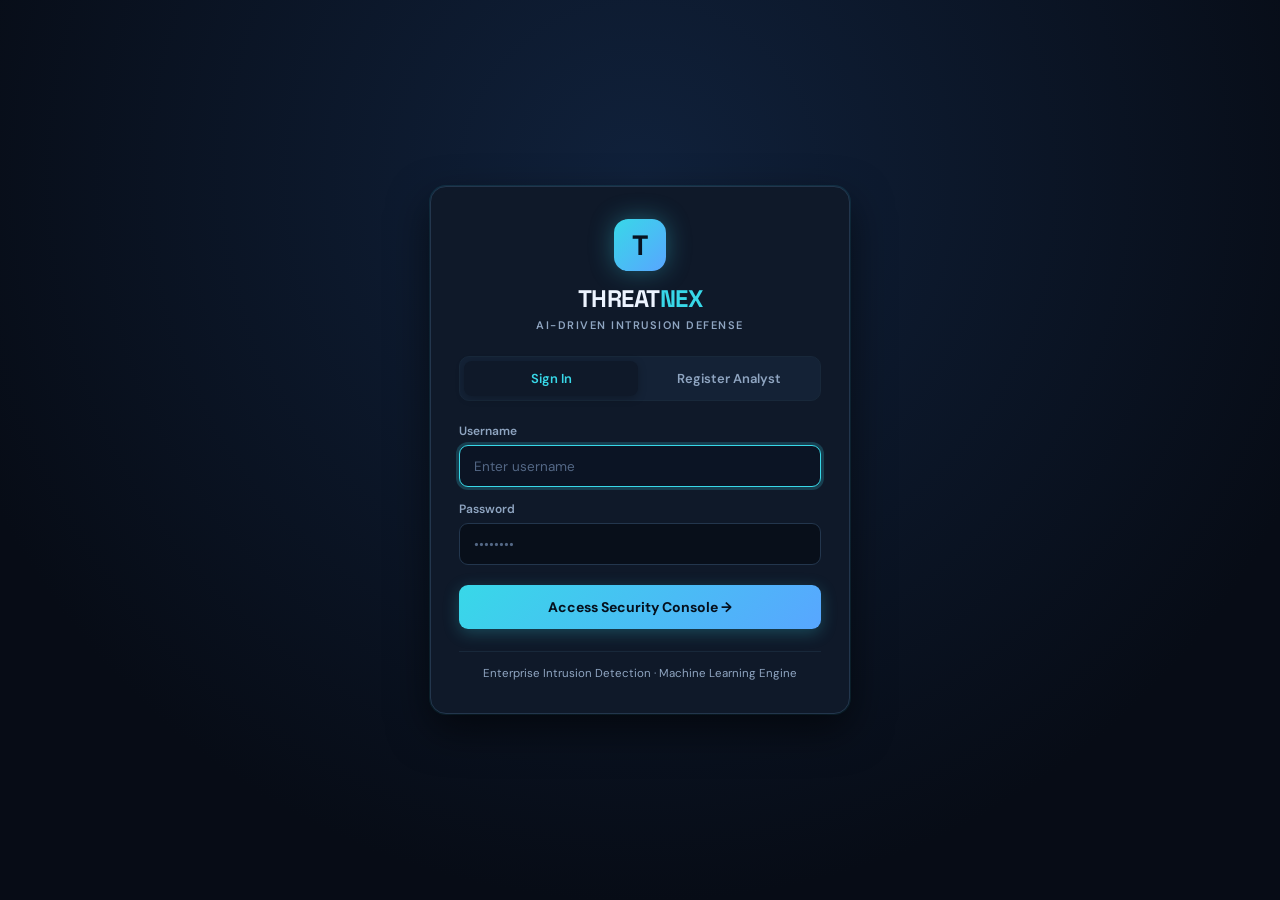
<file: static/login.html>
<!DOCTYPE html>
<html lang="en">
<head>
  <meta charset="UTF-8" />
  <meta name="viewport" content="width=device-width, initial-scale=1.0" />
  <title>THREATNEX Login — Authentication Portal</title>
  <link rel="preconnect" href="https://fonts.googleapis.com">
  <link rel="preconnect" href="https://fonts.gstatic.com" crossorigin>
  <link href="https://fonts.googleapis.com/css2?family=DM+Sans:ital,opsz,wght@0,9..40,100..1000;1,9..40,100..1000&family=Space+Grotesk:wght@500;700&display=swap" rel="stylesheet">
  <style>
    :root {
      --bg: #070c16;
      --surface: #0f1929;
      --surface-2: #142236;
      --border: #23364d;
      --border-soft: #18283a;
      --text: #edf4ff;
      --muted: #8fa5c1;
      --cyan: #38d8e8;
      --blue: #58a6ff;
      --red: #ff667d;
      --green: #39d9a2;
      --font: "DM Sans", -apple-system, BlinkMacSystemFont, "Segoe UI", Roboto, sans-serif;
      --heading: "Space Grotesk", sans-serif;
    }

    * { box-sizing: border-box; margin: 0; padding: 0; }

    body {
      min-height: 100vh;
      display: flex;
      align-items: center;
      justify-content: center;
      background: radial-gradient(circle at 50% 20%, #10213b 0%, var(--bg) 75%);
      color: var(--text);
      font-family: var(--font);
      padding: 20px;
    }

    .auth-container {
      width: 100%;
      max-width: 420px;
      background: var(--surface);
      border: 1px solid var(--border);
      border-radius: 16px;
      padding: 32px 28px;
      box-shadow: 0 16px 40px rgba(0, 0, 0, 0.55), 0 0 0 1px rgba(56, 216, 232, 0.12);
      backdrop-filter: blur(12px);
    }

    .brand-header {
      display: flex;
      flex-direction: column;
      align-items: center;
      text-align: center;
      margin-bottom: 24px;
    }

    .brand-logo {
      width: 52px;
      height: 52px;
      border-radius: 14px;
      background: linear-gradient(135deg, var(--cyan), var(--blue));
      display: flex;
      align-items: center;
      justify-content: center;
      font-family: var(--heading);
      font-size: 28px;
      font-weight: 700;
      color: #071321;
      box-shadow: 0 0 24px rgba(56, 216, 232, 0.35);
      margin-bottom: 12px;
    }

    .brand-title {
      font-family: var(--heading);
      font-size: 24px;
      font-weight: 700;
      letter-spacing: -0.5px;
      color: var(--text);
    }

    .brand-title span { color: var(--cyan); }

    .brand-subtitle {
      font-size: 11px;
      color: var(--muted);
      letter-spacing: 1.5px;
      text-transform: uppercase;
      margin-top: 4px;
      font-weight: 600;
    }

    /* Tabs */
    .auth-tabs {
      display: flex;
      background: var(--surface-2);
      border: 1px solid var(--border-soft);
      border-radius: 10px;
      padding: 4px;
      margin-bottom: 22px;
      gap: 4px;
    }

    .tab-btn {
      flex: 1;
      padding: 9px 12px;
      background: transparent;
      border: none;
      border-radius: 8px;
      color: var(--muted);
      font-family: var(--font);
      font-size: 13px;
      font-weight: 600;
      cursor: pointer;
      transition: all .2s ease;
      text-align: center;
    }

    .tab-btn:hover {
      color: var(--text);
    }

    .tab-btn.active {
      background: var(--surface);
      color: var(--cyan);
      box-shadow: 0 2px 8px rgba(0, 0, 0, 0.25);
    }

    /* Forms */
    .auth-form {
      display: none;
      flex-direction: column;
      gap: 14px;
    }

    .auth-form.active {
      display: flex;
    }

    .form-group {
      display: flex;
      flex-direction: column;
      gap: 6px;
    }

    .form-label {
      font-size: 12px;
      font-weight: 600;
      color: var(--muted);
      display: flex;
      justify-content: space-between;
    }

    .form-input {
      width: 100%;
      height: 42px;
      padding: 10px 14px;
      background: #080f1a;
      border: 1px solid var(--border);
      border-radius: 9px;
      color: var(--text);
      font-family: var(--font);
      font-size: 13.5px;
      transition: all .2s ease;
    }

    .form-input:focus {
      outline: none;
      border-color: var(--cyan);
      box-shadow: 0 0 0 3px rgba(56, 216, 232, 0.2);
      background: #0b1424;
    }

    .form-input::placeholder {
      color: #536785;
    }

    .submit-btn {
      width: 100%;
      height: 44px;
      margin-top: 6px;
      background: linear-gradient(135deg, var(--cyan), var(--blue));
      border: none;
      border-radius: 9px;
      color: #05101d;
      font-family: var(--font);
      font-size: 14px;
      font-weight: 700;
      cursor: pointer;
      box-shadow: 0 4px 16px rgba(56, 216, 232, 0.25);
      transition: transform .15s ease, box-shadow .15s ease, opacity .15s;
    }

    .submit-btn:hover {
      transform: translateY(-1px);
      box-shadow: 0 6px 20px rgba(56, 216, 232, 0.38);
    }

    .submit-btn:active {
      transform: translateY(0);
    }

    .submit-btn:disabled {
      opacity: 0.6;
      cursor: not-allowed;
    }

    /* Feedback Banner */
    .status-msg {
      display: none;
      padding: 10px 14px;
      border-radius: 8px;
      font-size: 12.5px;
      margin-bottom: 14px;
      line-height: 1.4;
    }

    .status-msg.error {
      display: block;
      background: rgba(255, 102, 125, 0.12);
      border: 1px solid rgba(255, 102, 125, 0.4);
      color: var(--red);
    }

    .status-msg.success {
      display: block;
      background: rgba(57, 217, 162, 0.12);
      border: 1px solid rgba(57, 217, 162, 0.4);
      color: var(--green);
    }

    .auth-footer {
      margin-top: 22px;
      padding-top: 14px;
      border-top: 1px solid var(--border-soft);
      text-align: center;
      font-size: 11.5px;
      color: var(--muted);
    }

    .auth-footer a {
      color: var(--cyan);
      text-decoration: none;
      font-weight: 600;
    }

    .auth-footer a:hover {
      text-decoration: underline;
    }
  </style>
</head>
<body>
  <div class="auth-container">
    <div class="brand-header">
      <div class="brand-logo">T</div>
      <h1 class="brand-title">THREAT<span>NEX</span></h1>
      <div class="brand-subtitle">AI-Driven Intrusion Defense</div>
    </div>

    <!-- Tab switcher -->
    <div class="auth-tabs" role="tablist">
      <button type="button" class="tab-btn active" id="tab-login" role="tab" aria-selected="true" onclick="switchTab('login')">Sign In</button>
      <button type="button" class="tab-btn" id="tab-register" role="tab" aria-selected="false" onclick="switchTab('register')">Register Analyst</button>
    </div>

    <!-- Status Message -->
    <div id="statusMsg" class="status-msg" role="alert"></div>

    <!-- 1. SIGN IN FORM -->
    <form class="auth-form active" id="loginForm" onsubmit="handleLogin(event)">
      <div class="form-group">
        <label class="form-label" for="login-username">Username</label>
        <input type="text" id="login-username" class="form-input" placeholder="Enter username" autocomplete="username" required autofocus />
      </div>
      <div class="form-group">
        <label class="form-label" for="login-password">Password</label>
        <input type="password" id="login-password" class="form-input" placeholder="••••••••" autocomplete="current-password" required />
      </div>
      <button type="submit" class="submit-btn" id="loginSubmitBtn">Access Security Console →</button>
    </form>

    <!-- 2. REGISTRATION FORM -->
    <form class="auth-form" id="registerForm" onsubmit="handleRegister(event)">
      <div class="form-group">
        <label class="form-label" for="reg-username">Username <span style="font-size: 10px; color: var(--muted);">(3-30 characters)</span></label>
        <input type="text" id="reg-username" class="form-input" placeholder="e.g. analyst_john" autocomplete="username" required pattern="^[a-zA-Z0-9_\-\.]{3,30}$" title="3-30 alphanumeric characters, dots, underscores or hyphens" />
      </div>
      <div class="form-group">
        <label class="form-label" for="reg-display-name">Display Name <span style="font-size: 10px; color: var(--muted);">(Optional)</span></label>
        <input type="text" id="reg-display-name" class="form-input" placeholder="e.g. John Doe (SOC Analyst)" autocomplete="name" maxlength="50" />
      </div>
      <div class="form-group">
        <label class="form-label" for="reg-password">Password <span style="font-size: 10px; color: var(--muted);">(min. 6 characters)</span></label>
        <input type="password" id="reg-password" class="form-input" placeholder="••••••••" autocomplete="new-password" required minlength="6" />
      </div>
      <div class="form-group">
        <label class="form-label" for="reg-confirm-password">Confirm Password</label>
        <input type="password" id="reg-confirm-password" class="form-input" placeholder="••••••••" autocomplete="new-password" required minlength="6" />
      </div>
      <button type="submit" class="submit-btn" id="regSubmitBtn">Create Analyst Account →</button>
    </form>

    <div class="auth-footer">
      <span>Enterprise Intrusion Detection · Machine Learning Engine</span>
    </div>
  </div>

  <script>
    let activeTab = 'login';

    function setStatus(msg, type) {
      const el = document.getElementById('statusMsg');
      if (!msg) {
        el.className = 'status-msg';
        el.textContent = '';
        el.style.display = 'none';
        return;
      }
      el.className = `status-msg ${type}`;
      el.textContent = msg;
      el.style.display = 'block';
    }

    function switchTab(tab) {
      activeTab = tab;
      setStatus('', '');

      const tabLogin = document.getElementById('tab-login');
      const tabReg = document.getElementById('tab-register');
      const formLogin = document.getElementById('loginForm');
      const formReg = document.getElementById('registerForm');

      if (tab === 'login') {
        tabLogin.classList.add('active');
        tabLogin.setAttribute('aria-selected', 'true');
        tabReg.classList.remove('active');
        tabReg.setAttribute('aria-selected', 'false');
        formLogin.classList.add('active');
        formReg.classList.remove('active');
        document.getElementById('login-username').focus();
      } else {
        tabReg.classList.add('active');
        tabReg.setAttribute('aria-selected', 'true');
        tabLogin.classList.remove('active');
        tabLogin.setAttribute('aria-selected', 'false');
        formReg.classList.add('active');
        formLogin.classList.remove('active');
        document.getElementById('reg-username').focus();
      }
    }

    async function getCsrfToken() {
      try {
        const resp = await fetch('/api/csrf-token', { credentials: 'same-origin', cache: 'no-store' });
        if (resp.ok) {
          const data = await resp.json();
          return data.csrf_token;
        }
      } catch (e) {}
      return null;
    }

    async function handleLogin(e) {
      e.preventDefault();
      setStatus('', '');

      const username = document.getElementById('login-username').value.trim();
      const password = document.getElementById('login-password').value;
      const btn = document.getElementById('loginSubmitBtn');

      if (!username || !password) {
        setStatus('Username and password are required.', 'error');
        return;
      }

      btn.disabled = true;
      btn.textContent = 'Authenticating...';

      try {
        const token = await getCsrfToken();
        const resp = await fetch('/login', {
          method: 'POST',
          credentials: 'same-origin',
          headers: {
            'Content-Type': 'application/json',
            'X-CSRF-Token': token || ''
          },
          body: JSON.stringify({ username, password })
        });

        const result = await resp.json().catch(() => ({}));
        if (resp.ok && result.success) {
          setStatus('Authentication successful. Redirecting to SOC Console...', 'success');
          setTimeout(() => { window.location.href = '/'; }, 400);
        } else {
          setStatus(result.error || 'Invalid username or password.', 'error');
        }
      } catch (err) {
        setStatus('Network connection error. Check server status.', 'error');
      } finally {
        btn.disabled = false;
        btn.textContent = 'Access Security Console →';
      }
    }

    async function handleRegister(e) {
      e.preventDefault();
      setStatus('', '');

      const username = document.getElementById('reg-username').value.trim();
      const displayName = document.getElementById('reg-display-name').value.trim();
      const password = document.getElementById('reg-password').value;
      const confirmPassword = document.getElementById('reg-confirm-password').value;
      const btn = document.getElementById('regSubmitBtn');

      if (!username || !password) {
        setStatus('Username and password are required.', 'error');
        return;
      }

      if (password.length < 6) {
        setStatus('Password must be at least 6 characters long.', 'error');
        return;
      }

      if (password !== confirmPassword) {
        setStatus('Passwords do not match. Please verify your password.', 'error');
        return;
      }

      btn.disabled = true;
      btn.textContent = 'Creating Account...';

      try {
        const token = await getCsrfToken();
        const resp = await fetch('/register', {
          method: 'POST',
          credentials: 'same-origin',
          headers: {
            'Content-Type': 'application/json',
            'X-CSRF-Token': token || ''
          },
          body: JSON.stringify({
            username: username,
            display_name: displayName,
            password: password,
            confirm_password: confirmPassword
          })
        });

        const result = await resp.json().catch(() => ({}));
        if (resp.status === 201 || (resp.ok && result.success)) {
          setStatus('Account registered successfully! Logging into Security Console...', 'success');
          setTimeout(() => { window.location.href = '/'; }, 600);
        } else {
          setStatus(result.error || 'Registration failed. Check inputs.', 'error');
        }
      } catch (err) {
        setStatus('Network connection error. Check server status.', 'error');
      } finally {
        btn.disabled = false;
        btn.textContent = 'Create Analyst Account →';
      }
    }

    // Auto-switch to register tab if URL contains #register
    if (window.location.hash === '#register') {
      switchTab('register');
    }
  </script>
</body>
</html>
</file>
